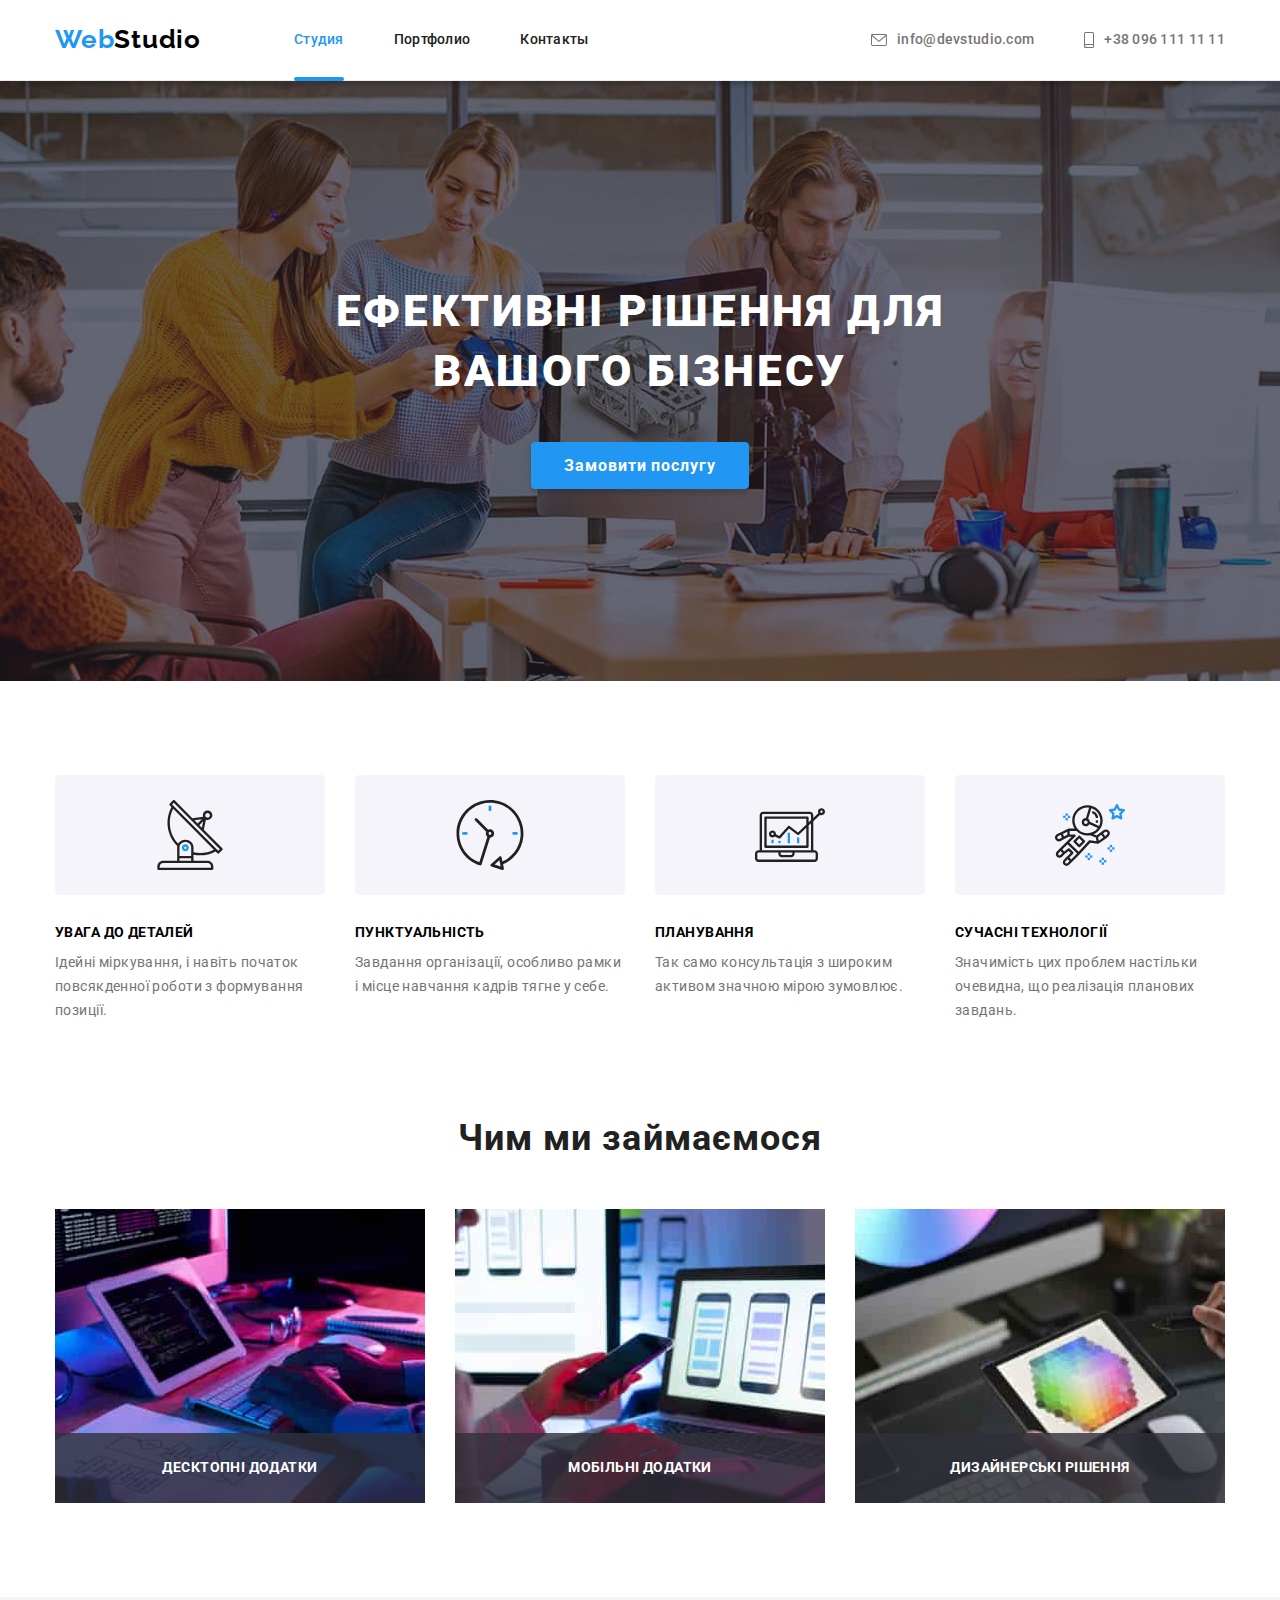
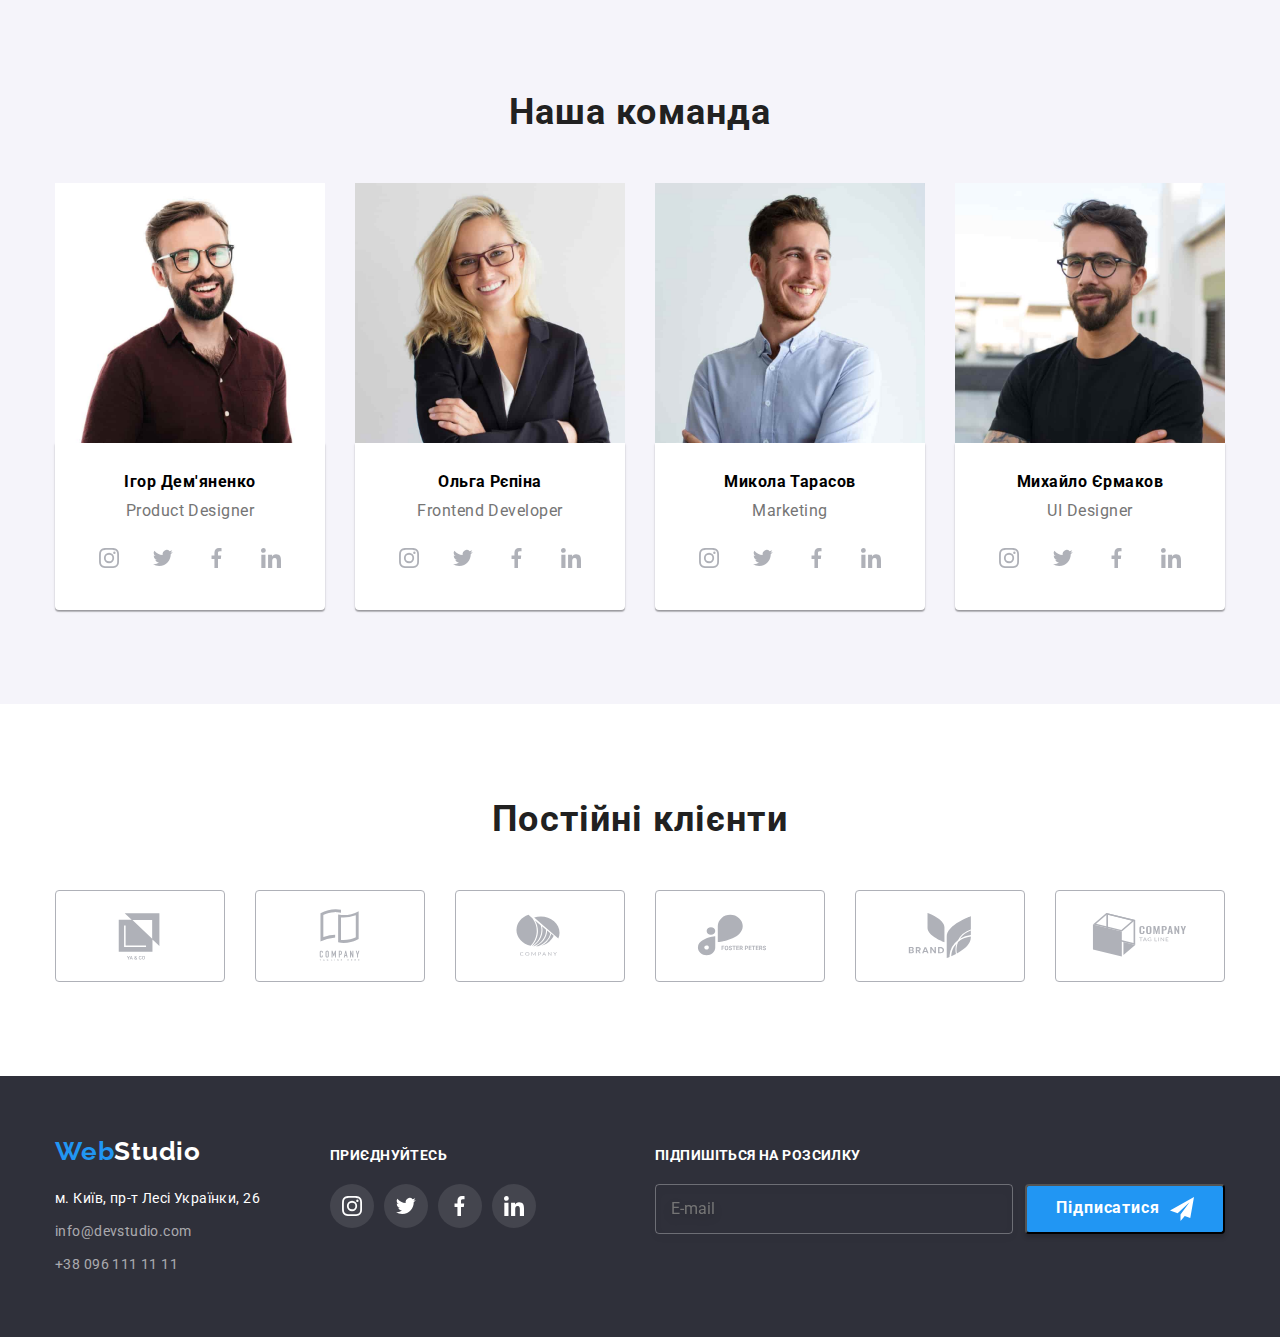
<file: index.html>
<!DOCTYPE html>
<html lang="ru">
  <head>
    <meta charset="UTF-8" />
    <meta http-equiv="X-UA-Compatible" content="IE=edge" />
    <meta name="viewport" content="width=device-width, initial-scale=1.0" />
    <title>Document</title>
    <link
      rel="stylesheet"
      href="https://cdnjs.cloudflare.com/ajax/libs/modern-normalize/1.1.0/modern-normalize.css"
    />
    <link
      href="https://fonts.googleapis.com/css2?family=Raleway:wght@700&family=Roboto:wght@400;500;700;900&display=swap"
      rel="stylesheet"
    />
    <link rel="stylesheet" href="./css/style.css" />
  </head>
  <body>
    <header class="header">
      <div class="conteiner">
        <a class="logo-link" href="./"><span class="logo-color">Web</span>Studio</a>
        <nav class="nav-box">
          <ul class="nav">
            <li class="nav-item"><a class="nav-link current" href="#">Студия</a></li>
            <li class="nav-item"><a class="nav-link" href="./portfolio.html">Портфолио</a></li>
            <li class="nav-item"><a class="nav-link" href="#">Контакты</a></li>
          </ul>
        </nav>
        <ul class="contact">
          <li class="contact-item">
            <a class="contact-link" href="mailto:info@devstudio.com"><svg class="contact-icon"  width="16px" height="12px" >
              <use href="./image/icons.svg#icon-envelope"></use>
            </svg><span>info@devstudio.com</span></a>
          </li>
          <li class="contact-item">
            <a class="contact-link" href="tel:+380961111111"><svg class="contact-icon"  width="10px" height="16px" >
              <use href="./image/icons.svg#icon-smartphone" ></use>
            </svg><span>+38 096 111 11 11</span></a>
          </li>
        </ul>
      </div>
    </header>
    <main>
      <!-- Секция герой -->
      <section class="hero section">
        <div class="conteiner">
          <h1 class="hero-text">Ефективні рішення для вашого бізнесу</h1>
          <button type="button" class="btn-primary-type" data-modal-open >Замовити послугу</button>
        </div>
      </section>
      <!-- Преимущества -->
      <section class="features section">
        <div class="conteiner">
          <h2 class="visually-hidden">Наши преимущества</h2>
          <ul class="features-list">
            <li class="features-item">
              <div class="features-icon-box">
                <svg class="features-icon" width="70px" height="70px">
                  <use href="./image/icons.svg#icon-antenna"></use>
                </svg>
              </div>
              <h3 class="sub-title">УВАГА ДО ДЕТАЛЕЙ</h3>
              <p class="features-text">
                Ідейні міркування, і навіть початок повсякденної роботи з формування позиції.
              </p>
            </li>
            <li class="features-item">
              <div class="features-icon-box">
                <svg class="features-icon" width="70px" height="70px">
                  <use href="./image/icons.svg#icon-clock"></use>
                </svg>
              </div>
              <h3 class="sub-title">ПУНКТУАЛЬНІСТЬ</h3>
              <p class="features-text">
                Завдання організації, особливо рамки і місце навчання кадрів тягне у себе.
              </p>
            </li>
            <li class="features-item">
              <div class="features-icon-box">
                <svg class="features-icon" width="70px" height="70px">
                  <use href="./image/icons.svg#icon-diagram"></use>
                </svg>
              </div>
              <h3 class="sub-title">ПЛАНУВАННЯ</h3>
              <p class="features-text">
                Так само консультація з широким активом значною мірою зумовлює.
              </p>
            </li>
            <li class="features-item">
              <div class="features-icon-box">
                <svg class="features-icon" width="70px" height="70px">
                  <use href="./image/icons.svg#icon-astronaut"></use>
                </svg>
              </div>
              <h3 class="sub-title">СУЧАСНІ ТЕХНОЛОГІЇ</h3>
              <p class="features-text">
                Значимість цих проблем настільки очевидна, що реалізація планових завдань.
              </p>
            </li>
          </ul>
        </div>
      </section>
      <!-- Сфера деятельности -->
      <section class="field-action section">
        <div class="conteiner">
          <h2 class="title">Чим ми займаємося</h2>
          <ul class="field-action-list">
            <li class="field-action-item">
              <img src="./image/what-we-doing1.jpg" alt="Веб-разработка" width="370" />
              <div class="field-add-title">
                <h3 class="field-title">Десктопні додатки</h3>
              </div>
            </li>
            <li class="field-action-item">
              <img
                src="./image/what-we-doing2.jpg"
                alt="Разработка под мобильные платформы"
                width="370"/>
                <div class="field-add-title">
                  <h3 class="field-title">Мобільні додатки</h3>
                </div>
            </li>
            <li class="field-action-item">
              <img src="./image/what-we-doing3.jpg" alt="Разработка дизайна" width="370" />
              <div class="field-add-title">
                <h3 class="field-title">Дизайнерські рішення</h3>
              </div>
            </li>
          </ul>
        </div>
      </section>
      <!-- OurTeam -->
      <section class="team section">
        <div class="conteiner">
          <h2 class="title">Наша команда</h2>
          <ul class="team-list">
            <li>
              <img
                class="addition-option"
                src="./image/team1.jpg"
                alt="Продакт Дизайнер студии"
                width="270"
              />
              <div class="team-card">
                <h3 class="sub-title">Ігор Дем'яненко</h3>
                <p lang="en" class="team-text">Product Designer</p>
                <ul class="team-soc">
                  <li class="team-soc-item"><a href="" class="team-soc-link">
                    <svg class="team-soc-icon" width="20px" height="20px">
                      <use href="./image/icons.svg#icon-instagram"></use>
                    </svg>
                  </a></li>
                  <li class="team-soc-item"><a href="" class="team-soc-link">
                    <svg class="team-soc-icon" width="20px" height="20px">
                      <use href="./image/icons.svg#icon-twitter"></use>
                    </svg>
                  </a></li>
                  <li class="team-soc-item"><a href="" class="team-soc-link">
                    <svg class="team-soc-icon" width="20px" height="20px">
                      <use href="./image/icons.svg#icon-facebook"></use>
                    </svg>
                  </a></li>
                  <li class="team-soc-item"><a href="" class="team-soc-link">
                    <svg class="team-soc-icon" width="20px" height="20px">
                      <use href="./image/icons.svg#icon-linkedin"></use>
                    </svg>
                  </a></li>
                </ul>
              </div>
            </li>
            <li>
              <img
                class="addition-option"
                src="./image/team2.jpg"
                alt="Фронт-энд разработчик студии"
                width="270"
              />
              <div class="team-card">
                <h3 class="sub-title">Ольга Рєпіна</h3>
                <p lang="en" class="team-text">Frontend Developer</p>
                <ul class="team-soc">
                  <li class="team-soc-item"><a href="" class="team-soc-link">
                    <svg class="team-soc-icon" width="20px" height="20px">
                      <use href="./image/icons.svg#icon-instagram"></use>
                    </svg>
                  </a></li>
                  <li class="team-soc-item"><a href="" class="team-soc-link">
                    <svg class="team-soc-icon" width="20px" height="20px">
                      <use href="./image/icons.svg#icon-twitter"></use>
                    </svg>
                  </a></li>
                  <li class="team-soc-item"><a href="" class="team-soc-link">
                    <svg class="team-soc-icon" width="20px" height="20px">
                      <use href="./image/icons.svg#icon-facebook"></use>
                    </svg>
                  </a></li>
                  <li class="team-soc-item"><a href="" class="team-soc-link">
                    <svg class="team-soc-icon" width="20px" height="20px">
                      <use href="./image/icons.svg#icon-linkedin"></use>
                    </svg>
                  </a></li>
                </ul>
              </div>
            </li>
            <li>
              <img
                class="addition-option"
                src="./image/team3.jpg"
                alt="Маркетолог студии"
                width="270"
              />
              <div class="team-card">
                <h3 class="sub-title">Микола Тарасов</h3>
                <p lang="en" class="team-text">Marketing</p>
                <ul class="team-soc">
                  <li class="team-soc-item"><a href="" class="team-soc-link">
                    <svg class="team-soc-icon" width="20px" height="20px">
                      <use href="./image/icons.svg#icon-instagram"></use>
                    </svg>
                  </a></li>
                  <li class="team-soc-item"><a href="" class="team-soc-link">
                    <svg class="team-soc-icon" width="20px" height="20px">
                      <use href="./image/icons.svg#icon-twitter"></use>
                    </svg>
                  </a></li>
                  <li class="team-soc-item"><a href="" class="team-soc-link">
                    <svg class="team-soc-icon" width="20px" height="20px">
                      <use href="./image/icons.svg#icon-facebook"></use>
                    </svg>
                  </a></li>
                  <li class="team-soc-item"><a href="" class="team-soc-link">
                    <svg class="team-soc-icon" width="20px" height="20px">
                      <use href="./image/icons.svg#icon-linkedin"></use>
                    </svg>
                  </a></li>
                </ul>
              </div>
            </li>
            <li>
              <img
                class="addition-option"
                src="./image/team4.jpg"
                alt="UI Дизайнер студии"
                width="270"
              />
              <div class="team-card">
                <h3 class="sub-title">Михайло Єрмаков</h3>
                <p lang="en" class="team-text">UI Designer</p>
                <ul class="team-soc">
                  <li class="team-soc-item"><a href="" class="team-soc-link">
                    <svg class="team-soc-icon" width="20px" height="20px">
                      <use href="./image/icons.svg#icon-instagram"></use>
                    </svg>
                  </a></li>
                  <li class="team-soc-item"><a href="" class="team-soc-link">
                    <svg class="team-soc-icon" width="20px" height="20px">
                      <use href="./image/icons.svg#icon-twitter"></use>
                    </svg>
                  </a></li>
                  <li class="team-soc-item"><a href="" class="team-soc-link">
                    <svg class="team-soc-icon" width="20px" height="20px">
                      <use href="./image/icons.svg#icon-facebook"></use>
                    </svg>
                  </a></li>
                  <li class="team-soc-item"><a href="" class="team-soc-link">
                    <svg class="team-soc-icon" width="20px" height="20px">
                      <use href="./image/icons.svg#icon-linkedin"></use>
                    </svg>
                  </a></li>
                </ul>
              </div>
            </li>
          </ul>
        </div>
      </section>
      <!-- Our main customers -->
      <section class="section">
        <div class="conteiner">
          <h2 class="title">Постійні клієнти</h2>
          <ul class="our-customers-list">
            <li class="our-customers-item"><a href="#" class="our-customers-link">
              <svg class="our-customers-icon" width="106px" height="60px">
                <use href="./image/icons.svg#icon-Logo-1"></use>
              </svg>
            </a></li>
            <li class="our-customers-item"><a href="#" class="our-customers-link">
              <svg class="our-customers-icon" width="106px" height="60px">
                <use href="./image/icons.svg#icon-Logo-2"></use>
              </svg>
            </a></li>
            <li class="our-customers-item"><a href="#" class="our-customers-link">
              <svg class="our-customers-icon" width="106px" height="60px">
                <use href="./image/icons.svg#icon-Logo-3"></use>
              </svg>
            </a></li>
            <li class="our-customers-item"><a href="#" class="our-customers-link">
              <svg class="our-customers-icon" width="106px" height="60px">
                <use href="./image/icons.svg#icon-Logo-4"></use>
              </svg>
            </a></li>
            <li class="our-customers-item"><a href="#" class="our-customers-link">
              <svg class="our-customers-icon" width="106px" height="60px">
                <use href="./image/icons.svg#icon-Logo-5"></use>
              </svg>
            </a></li>
            <li class="our-customers-item"><a href="#" class="our-customers-link">
              <svg class="our-customers-icon" width="106px" height="60px">
                <use href="./image/icons.svg#icon-Logo-6"></use>
              </svg>
            </a></li>
          </ul>
        </div>
      </section>
    </main>
    <footer class="footer section">
      <div class="conteiner footer-conteiner">
        <div class="main-info">
          <a href="./" class="footer-logo"><span class="logo-color">Web</span>Studio</a>
        <address class="address">
          <p class="footer-text">м. Київ, пр-т Лесі Українки, 26</p>
          <ul class="footer-contact-list">
            <li class="footer-contact-item">
              <a class="footer-contact" href="mailto:info@devstudio.com">info@devstudio.com</a>
            </li>
            <li class="footer-contact-item">
              <a class="footer-contact" href="tel:+380961111111">+38 096 111 11 11</a>
            </li>
          </ul>
        </address>
        </div>
        <div class="social-links">
          <p class="footer-add-text">Приєднуйтесь</p>
          <ul class="footer-soc-list">
            <li class="footer-soc-item"><a href="#" class="footer-soc-link"> 
              <svg class="footer-soc-icon" width="20px" height="20px">
              <use href="./image/icons.svg#icon-instagram">
             </use></svg>
          </a></li>
            <li class="footer-soc-item"><a href="#" class="footer-soc-link"><svg class="footer-soc-icon" width="20px" height="20px">
              <use href="./image/icons.svg#icon-twitter"></use>
            </svg></a></li>
            <li class="footer-soc-item"><a href="#" class="footer-soc-link"><svg class="footer-soc-icon" width="20px" height="20px">
              <use href="./image/icons.svg#icon-facebook"></use>
            </svg></a></li>
            <li class="footer-soc-item"><a href="#" class="footer-soc-link"><svg class="footer-soc-icon" width="20px" height="20px">
              <use href="./image/icons.svg#icon-linkedin"></use>
            </svg></a></li>
          </ul>
        </div>
        <div class="footer-input">
        <b class="footer-input-text">Підпишіться на розсилку</b>
        <form class="footer-input-box" >
          <input type="text"  class="footer-input-area" name="email" placeholder="E-mail" >
          <button class="button footer-btn"> 
           Підписатися
           <svg class="footer-input-icon" width="24px" height="24px">
            <use href="./image/icons.svg#icon-1"></use>
           </svg>

          </button>
        </form>
        </div>
    
         
        </div>
     
      </div>
    </footer>

    <div class="backdrop is-hidden" data-modal>
      <div class="modal">
        <button data-modal-close class="btn-close"><svg width="11px" height="11px" class="modal-icon">
          <use href="./image/icons.svg#icon-close-black-18dp-2-1"></use>
        </svg></button>
        <b class="modal-title">Залиште свої дані, ми вам передзвонимо</b>
        <div class="text-field">
            <label for="user-name">Ім'я</label>
            <div class="input-box">
                <input type="text" name="user-name" id="user-name" class="input-text">
               <span class="modal-text-icon"> 
                <svg  width="18px" height="18px">
                <use href="./image/icons.svg#icon-person"></use>
                </svg>
               </span>
           </div>
        </div>
    
        <div class="text-field">
            <label for="user-tel">Телефон</label>
            <div class="input-box">
                <input type="tel" name="user-tel" id="user-tel" class="input-text">
               <span class="modal-text-icon"> 
                <svg  width="18px" height="18px">
                <use href="./image/icons.svg#icon-phone"></use>
                </svg>
               </span>
           </div>
        </div>
    
        <div class="text-field">
            <label for="user-email">Пошта</label>
            <div class="input-box">
                <input type="email" name="user-email" id="user-email" class="input-text">
               <span class="modal-text-icon"> 
                <svg  width="18px" height="18px">
                <use href="./image/icons.svg#icon-email-black-18dp-1"></use>
                </svg>
               </span>
           </div>
        </div>
        
           <div class="text-field comment">
            <label for="comment">Коментар</label>
              <textarea name="comment" id="comment" placeholder="Введіть текст" class="input-area"></textarea >
          </div>

          <div class="policy">
               <input type="checkbox" name="user-policy" id="user-policy" class="checkbox visually-hidden" value="accept">
               <label class="checkbox-text" for="user-policy" name="user-policy">
               <span class="policy-checkbox" >
              <svg class=accept-icon width="11px" height="8px">
               <use href="./image/icons.svg#icon-check"></use>
              </svg>
              </span>
             Погоджуюся з розсилкою та приймаю  <a href="#" class="policy-link"> Умови договору </a> 
            </label>
            
          </div>
          <button class="submit-btn" type="submit">Відправити</button>
        </div>
        </div>
      </div>
    </div>
    <script src="./js/modal.js"></script>
  </body>
</html>
</file>
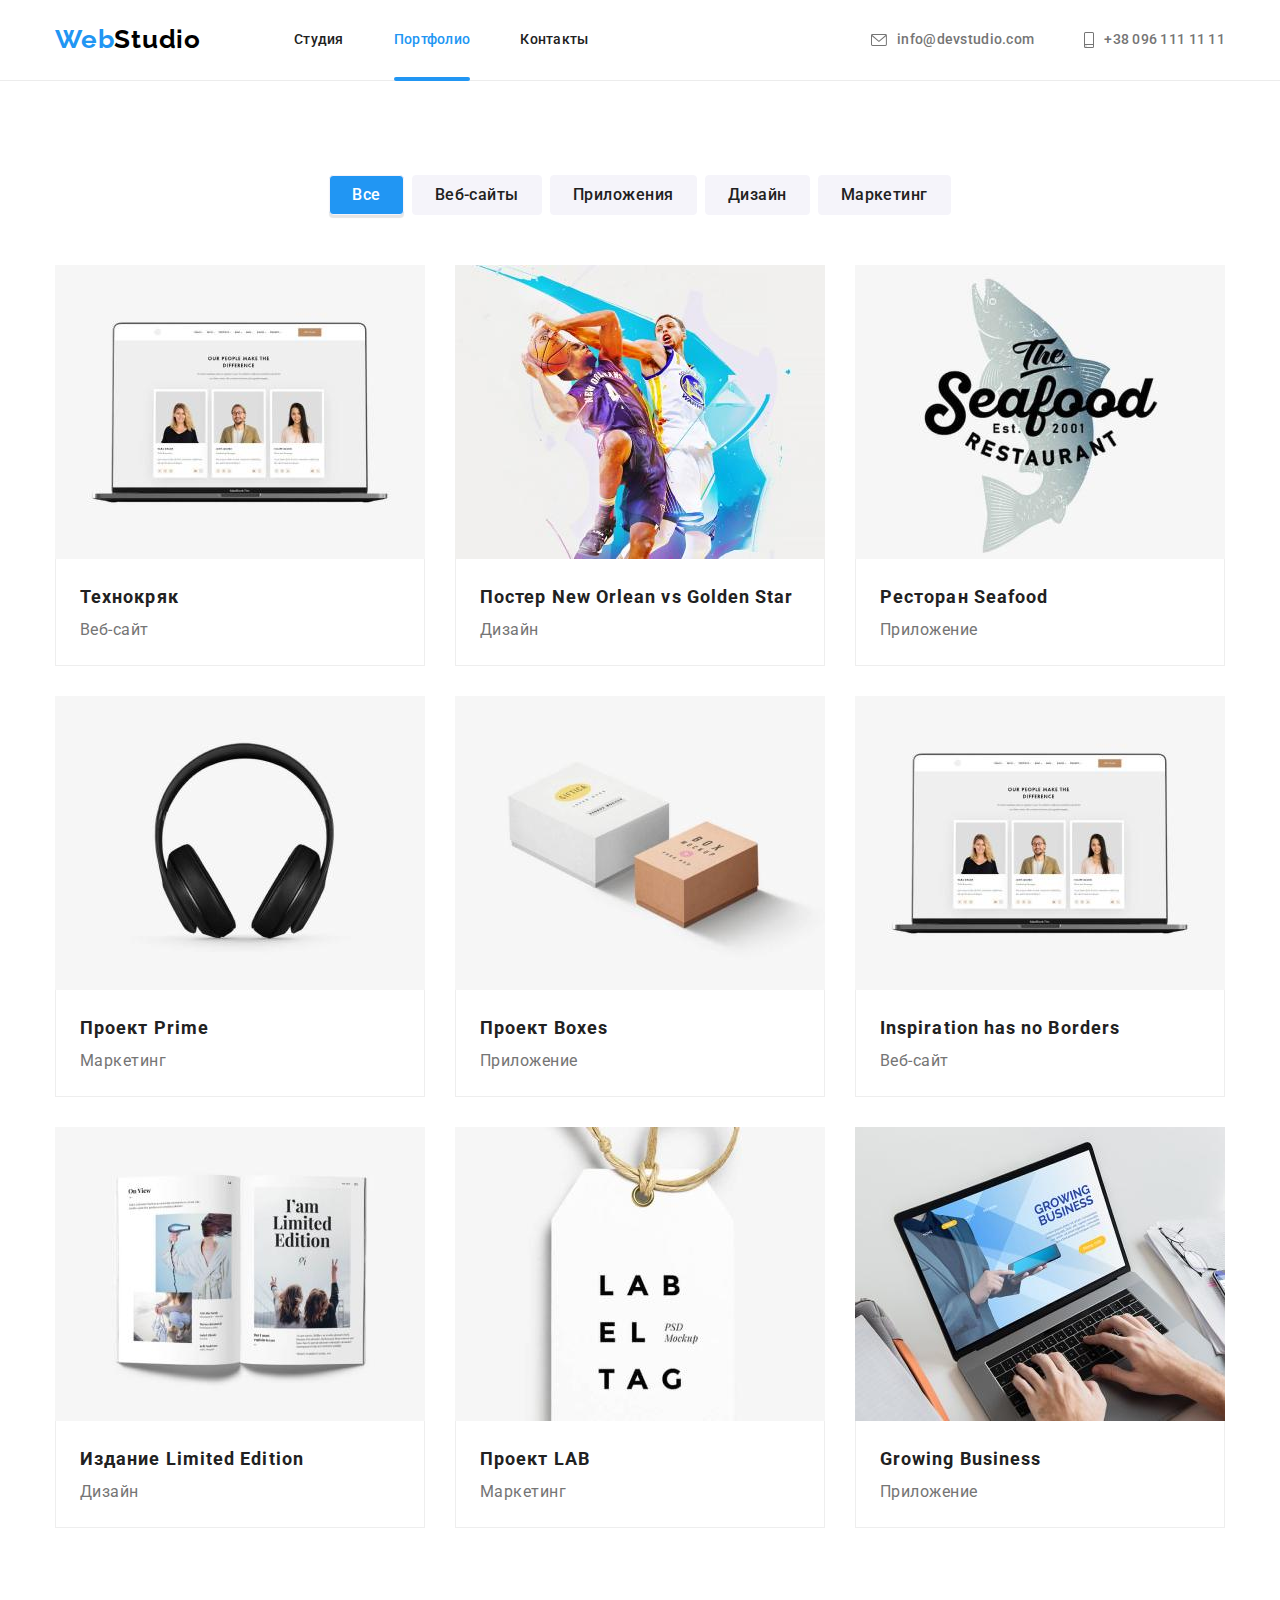
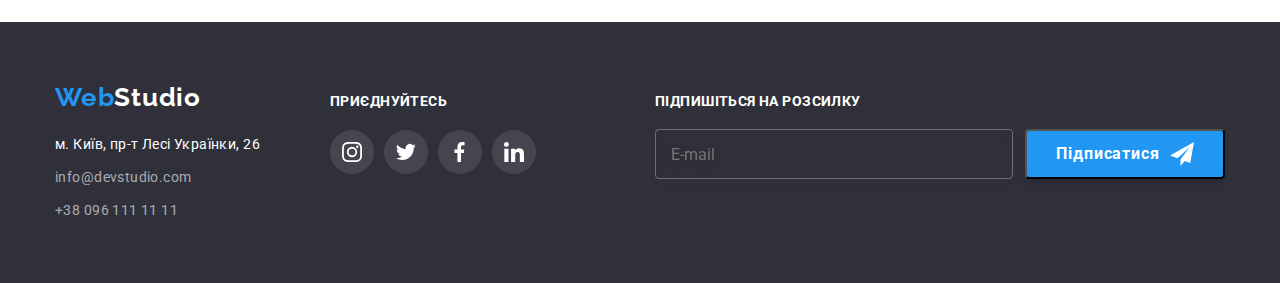
<file: portfolio.html>
<!DOCTYPE html>
<html lang="ru">
  <head>
    <meta charset="UTF-8" />
    <meta http-equiv="X-UA-Compatible" content="IE=edge" />
    <meta name="viewport" content="width=device-width, initial-scale=1.0" />
    <title>Document</title>
    <link
      rel="stylesheet"
      href="https://cdnjs.cloudflare.com/ajax/libs/modern-normalize/1.1.0/modern-normalize.css"
    />
    <link
      href="https://fonts.googleapis.com/css2?family=Raleway:wght@700&family=Roboto:wght@400;500;700;900&display=swap"
      rel="stylesheet"
    />
    <link rel="stylesheet" href="./css/style.css" />
  </head>
  <body>
    <header class="header">
      <div class="conteiner">
        <a class="logo-link" href="./"><span class="logo-color">Web</span>Studio</a>
        <nav class="nav-box">
          <ul class="nav">
            <li class="nav-item"><a class="nav-link" href="./index.html">Студия</a></li>
            <li class="nav-item"><a class="nav-link current" href="./portfolio.html">Портфолио</a></li>
            <li class="nav-item"><a class="nav-link" href="#">Контакты</a></li>
          </ul>
        </nav>
        <ul class="contact">
          <li class="contact-item">
            <a class="contact-link" href="mailto:info@devstudio.com"><svg class="contact-icon"  width="16px" height="12px" >
              <use href="./image/icons.svg#icon-envelope"></use>
            </svg><span>info@devstudio.com</span></a>
          </li>
          <li class="contact-item">
            <a class="contact-link" href="tel:+380961111111"><svg class="contact-icon"  width="10px" height="16px" >
              <use href="./image/icons.svg#icon-smartphone" ></use>
            </svg><span>+38 096 111 11 11</span></a>
          </li>
        </ul>
      </div>
    </header>
    <main>
      <section class="examples section">
        <div class="conteiner">
          <h1 class="visually-hidden">Наши работы</h1>
          <ul class="btn-list">
            <li><button type="button" class="btn-secondary-type current">Все</button></li>
            <li><button type="button" class="btn-secondary-type">Веб-сайты</button></li>
            <li><button type="button" class="btn-secondary-type">Приложения</button></li>
            <li><button type="button" class="btn-secondary-type">Дизайн</button></li>
            <li><button type="button" class="btn-secondary-type">Маркетинг</button></li>
          </ul>
          <ul class="examples-list">
            <li class="example-cards">
              <a class="example-card-link" href="#"> 
                <div class="overlay-box">
                <img src="./image/website-1.jpg" alt="Пример Веб-сайта"  width="370" class="example-image"/>
                <div class="overlay">
                  <p class="examples-overlay-text">Ресурс пропонує комплексні пропозиції з різним рівнем функціоналу та сервісів. Все це дозволить відвідувачу отримати вичерпні відомості про компанію чи приватну особу.</p>
                </div>
              </div>
                <div class="card-bottom">
                  <h2 class="prtfi-sub-title">Технокряк</h2>
                  <p class="examples-text">Веб-сайт</p>
                </div>
              </a>
            </li>
            <li class="example-cards">
              <a class="example-card-link" href="#"> 
                <div class="overlay-box">
                <img src="./image/desing-1.jpg" alt="Пример дизайна" width="370" class="example-image"/>
                <div class="overlay">
                  <p class="examples-overlay-text">Ресурс пропонує комплексні пропозиції з різним рівнем функціоналу та сервісів. Все це дозволить відвідувачу отримати вичерпні відомості про компанію чи приватну особу.</p>
                </div>
              </div> 
                <div class="card-bottom">
                  <h2 class="prtfi-sub-title">
                    Постер <span lang="en">New Orlean vs Golden Star</span>
                  </h2>
                  <p class="examples-text">Дизайн</p>
                </div>
              </a>
            </li>
            <li class="example-cards">
              <a class="example-card-link" href="#"><div class="overlay-box">
                <img src="./image/app-1.jpg" alt="Пример Приложения" width="370" class="example-image"/>
                  <div class="overlay">
                    <p class="examples-overlay-text">Ресурс пропонує комплексні пропозиції з різним рівнем функціоналу та сервісів. Все це дозволить відвідувачу отримати вичерпні відомості про компанію чи приватну особу.</p>
                  </div>
                </div> 
                <div class="card-bottom">
                  <h2 class="prtfi-sub-title">Ресторан <span lang="en">Seafood</span></h2>
                  <p class="examples-text">Приложение</p>
                </div>
              </a>
            </li>
            <li class="example-cards">
              <a class="example-card-link" href="#">
                <div class="overlay-box">
                <img src="./image/marketing-1.jpg" alt="Пример Маркетинга" width="370" class="example-image"/>
                  <div class="overlay">
                  <p class="examples-overlay-text">Ресурс пропонує комплексні пропозиції з різним рівнем функціоналу та сервісів. Все це дозволить відвідувачу отримати вичерпні відомості про компанію чи приватну особу.</p>
                </div>
              </div> 
                <div class="card-bottom">
                  <h2 class="prtfi-sub-title">Проект <span lang="en">Prime</span></h2>
                  <p class="examples-text">Маркетинг</p>
                </div>
              </a>
            </li>
            <li class="example-cards">
              <a class="example-card-link" href="#">
                <div class="overlay-box">
                <img src="./image/app-2.jpg" alt="Пример Приложения" width="370" class="example-image"/>
                  <div class="overlay">
                  <p class="examples-overlay-text">Ресурс пропонує комплексні пропозиції з різним рівнем функціоналу та сервісів. Все це дозволить відвідувачу отримати вичерпні відомості про компанію чи приватну особу.</p>
                </div>
              </div> 
                <div class="card-bottom">
                  <h2 class="prtfi-sub-title">Проект <span lang="en">Boxes</span></h2>
                  <p class="examples-text">Приложение</p>
                </div>
              </a>
            </li>
            <li class="example-cards">
              <a class="example-card-link" href="#">
                <div class="overlay-box">
                <img src="./image/website-1.jpg" alt="Пример Веб-сайта" width="370" class="example-image"/>
                <div class="overlay">
                  <p class="examples-overlay-text">Ресурс пропонує комплексні пропозиції з різним рівнем функціоналу та сервісів. Все це дозволить відвідувачу отримати вичерпні відомості про компанію чи приватну особу.</p>
                </div>
              </div> 
                <div class="card-bottom">
                  <h2 class="prtfi-sub-title" lang="en">Inspiration has no Borders</h2>
                  <p class="examples-text">Веб-сайт</p>
                </div>
              </a>
            </li>
            <li class="example-cards">
              <a class="example-card-link" href="#">
                <div class="overlay-box">
                <img src="./image/desing-2.jpg" alt="Пример дизайна" width="370" class="example-image"/>
                <div class="overlay">
                  <p class="examples-overlay-text">Ресурс пропонує комплексні пропозиції з різним рівнем функціоналу та сервісів. Все це дозволить відвідувачу отримати вичерпні відомості про компанію чи приватну особу.</p>
                </div>
              </div> 
                <div class="card-bottom">
                  <h2 class="prtfi-sub-title">Издание <span lang="en">Limited Edition</span></h2>
                  <p class="examples-text">Дизайн</p>
                </div>
              </a>
            </li>
            <li class="example-cards">
              <a class="example-card-link" href="#">
                <div class="overlay-box">
                <img src="./image/marketing-2.jpg" alt="Пример Маркетинга" width="370" class="example-image"/>
                  <div class="overlay">
                  <p class="examples-overlay-text">Ресурс пропонує комплексні пропозиції з різним рівнем функціоналу та сервісів. Все це дозволить відвідувачу отримати вичерпні відомості про компанію чи приватну особу.</p>
                </div>
              </div> 
                <div class="card-bottom">
                  <h2 class="prtfi-sub-title">Проект <span lang="en">LAB</span></h2>
                  <p class="examples-text">Маркетинг</p>
                </div>
              </a>
            </li>
            <li class="example-cards">
              <a class="example-card-link" href="#">
                <div class="overlay-box">
                <img src="./image/app-3.jpg" alt="Пример Приложения" width="370" class="example-image"/>
                  <div class="overlay">
                  <p class="examples-overlay-text">Ресурс пропонує комплексні пропозиції з різним рівнем функціоналу та сервісів. Все це дозволить відвідувачу отримати вичерпні відомості про компанію чи приватну особу.</p>
                </div>
              </div> 
                <div class="card-bottom">
                  <h2 class="prtfi-sub-title" lang="en">Growing Business</h2>
                  <p class="examples-text">Приложение</p>
                </div>
              </a>
            </li>
          </ul>
        </div>
      </section>
    </main>
    <footer class="footer section">
      <div class="conteiner footer-conteiner">
        <div class="main-info">
          <a href="./" class="footer-logo"><span class="logo-color">Web</span>Studio</a>
        <address class="address">
          <p class="footer-text">м. Київ, пр-т Лесі Українки, 26</p>
          <ul class="footer-contact-list">
            <li class="footer-contact-item">
              <a class="footer-contact" href="mailto:info@devstudio.com">info@devstudio.com</a>
            </li>
            <li class="footer-contact-item">
              <a class="footer-contact" href="tel:+380961111111">+38 096 111 11 11</a>
            </li>
          </ul>
        </address>
        </div>
        <div class="social-links">
          <p class="footer-add-text">Приєднуйтесь</p>
          <ul class="footer-soc-list">
            <li class="footer-soc-item"><a href="#" class="footer-soc-link"> 
              <svg class="footer-soc-icon" width="20px" height="20px">
              <use href="./image/icons.svg#icon-instagram">
             </use></svg>
          </a></li>
            <li class="footer-soc-item"><a href="#" class="footer-soc-link"><svg class="footer-soc-icon" width="20px" height="20px">
              <use href="./image/icons.svg#icon-twitter"></use>
            </svg></a></li>
            <li class="footer-soc-item"><a href="#" class="footer-soc-link"><svg class="footer-soc-icon" width="20px" height="20px">
              <use href="./image/icons.svg#icon-facebook"></use>
            </svg></a></li>
            <li class="footer-soc-item"><a href="#" class="footer-soc-link"><svg class="footer-soc-icon" width="20px" height="20px">
              <use href="./image/icons.svg#icon-linkedin"></use>
            </svg></a></li>
          </ul>
        </div>
        <div class="footer-input">
        <b class="footer-input-text">Підпишіться на розсилку</b>
        <div class="footer-input-box">
          <input type="text"  class="footer-input-area" name="email" placeholder="E-mail" >
          <button class="button footer-btn"> 
           Підписатися
           <svg class="footer-input-icon" width="24px" height="24px">
            <use href="./image/icons.svg#icon-1"></use>
           </svg>

          </button>
        </div>
        </div>
    
         
        </div>
     
      </div>
    </footer>
  </body>
</html>
</file>
<file: css/style.css>
/* Палитра макета*/
/* main-title-color: #212121 */
/* main-text-color: #757575 */
/* accent-color: #2196F3 */
:root {
  --main-text-color: #757575;
  --main-title-color: #212121;
  --accent-color: #2196f3;
  --primary-background-color: #ffffff;
  --secondary-backgroung-color: #f5f4fa;
  --contact-color: rgba(255, 255, 255, 0.6);
  --footer-background-color: #2f303a;
  --secondary-logo-color: #000000;
  --main-light-color: #ffffff;
  --additional-title-color: rgba(47, 48, 58, 0.8);
  --overlay-color: rgba(33, 150, 243, 0.9);
  --footer-soc-link: rgba(255, 255, 255, 0.1);
  --footer-soc-icon: #AFB1B8;
  --backdrop: rgba(0, 0, 0, 0.2);
  --border-color: rgba(0, 0, 0, 0.1);
  --dark-color: #000000;
  --border-second: rgba(33, 33, 33, 0.2);
  --border-third: rgba(255, 255, 255, 0.3);
}
body {
  background-color: var(--primary-background-color);
  font-family: roboto, sans-serif;
  box-sizing: border-box;
  margin: 0;
}
/* утилита */
h1,
h2,
h3,
h4,
h5,
h6,
p {
  margin: 0;
  padding: 0;
}
ul {
  margin: 0;
  padding: 0;
}
a {
  text-decoration: none;
}
img{
  display: block;
  width: 100%;
  height: auto;
}
/* Маркировка списков */
.nav,
.contact,
.features-list,
.field-action-list,
.team-list,
.footer-contact-list,
.btn-list,
.examples-list,
.team-soc,
.our-customers-list,
.footer-soc-list
 {
  list-style-type: none;
}
/*  General */
.section {
  padding-top: 94px;
  padding-bottom: 94px;
}
.conteiner {
  box-sizing: border-box;
  width: 1200px;
  padding: 0 15px;
  margin-left: auto;
  margin-right: auto;
}
/* Header */
.header {
  background-color: var(--primary-background-color);
  border-bottom: 1px solid #ececec;
}

.header .conteiner {
  display: flex;
  align-items: center;
}
.logo-color {
  color: var(--accent-color);
}
.header .logo-link,
.header .nav-link,
.header .contact-link {
  text-decoration:none;
  
}
.header .logo-link {
  
  padding-top: 24px;
  padding-bottom: 25px;
  color: var(--secondary-logo-color);
  font-family: Raleway, roboto;
  font-weight: 700;
  font-size: 26px;
  line-height: 1, 19;
  letter-spacing: 0.03em;
}
.nav {
  display: flex;
  column-gap: 50px;
}
.contact {
  display: flex;
  margin-left: auto;
  column-gap: 50px;
  
}

.nav-item{
  display: block;

}
.contact-item{
  display: flex;
  align-items: center;
  justify-content: center;
}
.header .nav-link {
  display: block;
  position: relative;
  color: var(--main-title-color);
  font-weight: 500;
  font-size: 14px;
  line-height: 1.14;
  letter-spacing: 0.02em;
  padding-top: 32px;
  padding-bottom: 32px;

  transition: color 250ms cubic-bezier(0.4, 0, 0.2, 1) ;
  
  
}

.header .contact-link {
  display: flex;
  align-items: center;
  justify-content: center;
  column-gap: 10px;;
  padding-top: 32px;
  padding-bottom: 32px;
  color: var(--main-text-color);
  font-weight: 500;
  font-size: 14px;
  line-height: 1.14;
  letter-spacing: 0.02em;

  transition: color 250ms cubic-bezier(0.4, 0, 0.2, 1) ;
}
.nav-link:hover,
.nav-link:focus,
.contact-link:hover,
.contact-link:focus {
  color: var(--accent-color);
}
.nav-link.current {
  color: var(--accent-color);
  
}
.nav-link.current::after {
  content: ' ';
  position: absolute;
  bottom: -1px;
  left: 0;
  display: block;
  width: 100%;
  height: 4px;
  background-color: var(--accent-color);
  border-radius: 2px;
  padding: 0 2px;
}


.nav-box {
  margin-left: 93px;
}

.contact-icon{
 fill: var(--main-text-color);
 transition: fill 250ms cubic-bezier(0.4, 0, 0.2, 1) ;
}
.contact-icon:hover {
  fill: var(--accent-color);
}
.contact-link:hover .contact-icon,
.contact-link:focus .contact-icon{
  fill: var(--accent-color);
}
/* Hero section */
.hero {
  max-width: 1600px;
  height: 600px;
  background-color: #2f303a;
  background-image: linear-gradient(to right, rgba(47, 48, 58, 0.4), rgba(47, 48, 58, 0.4)),
  url('../image/hero-bg.jpg'); 
  background-repeat: no-repeat;
  background-position: center;
  margin-left:auto;
  margin-right: auto;

}
.hero .conteiner {
  display: flex;
  flex-direction: column;
  align-items: center;
}
.hero-text {
  max-width: 696px;
  margin-bottom: 40px;
  margin-left: auto;
  margin-right: auto;
  color: var(--main-light-color);
  font-weight: 900;
  font-size: 44px;
  line-height: 1.37;
  text-align: center;
  letter-spacing: 0.06em;
  text-transform: uppercase;
}

.hero.section {
  padding-top: 200px;
  padding-bottom: 200px;
}
.features-list {
  display: flex;
  column-gap: 30px;
}

.features-icon-box{
  width: 270px;
  height: 120px;
  display: flex;
  align-items: center;
  justify-content: center;
  background-color: var(--secondary-backgroung-color);
  border: 1px solid var(--secondary-backgroung-color);
  border-radius: 4px;
  margin-bottom: 30px;
}
.features,
.field-action {
  background-color: var(--primary-background-color);
}
.title {
  color: var(--main-title-color);
}
.features-item {
  width: 270px;
}
.features .sub-title {
  margin-bottom: 10px;
  font-weight: 700;
  font-size: 14px;
  line-height: 1.14;
  letter-spacing: 0.03em;
  text-transform: uppercase;
}
.features-text {
  color: var(--main-text-color);
  font-size: 14px;
  line-height: 1.71;
  letter-spacing: 0.03em;
}
.field-action-list {
  display: flex;
  column-gap: 30px;
}
.field-action .title {
  margin-bottom: 50px;
}
.field-action-item {
  position: relative;
  width: calc((100%-60px) / 3);
  display: block;
  max-width: 100%;
  height: auto;
}
.field-add-title{
  position: absolute;
  display: flex;
  justify-content: center;
  align-items: center;
  left: 0;
  bottom: 0;
  width: 100%;
  height: 70px;
  background-color: var(--additional-title-color);
  

}
.field-action.section {
  padding-top: 0;
}
.field-title{
  
  font-weight: 700;
  font-size: 14px;
  line-height: 1.14;
  text-align: center;
  letter-spacing: 0.03em;
  text-transform: uppercase;
  color: var(--main-light-color);
}
.title {
  margin-bottom: 50px;
  font-weight: 700;
  font-size: 36px;
  line-height: 1.17;
  text-align: center;
  letter-spacing: 0.03em;
}
.team-card {
  flex-basis: calc((100%-90px) / 4);
  background-color: var(--main-light-color);
  box-shadow: 0px 1px 3px rgba(0, 0, 0, 0.12), 0px 1px 1px rgba(0, 0, 0, 0.14), 0px 2px 1px rgba(0, 0, 0, 0.2);
border-radius: 0px 0px 4px 4px;
padding-top:30px ;
padding-bottom: 30px;
}
.team {
  background-color: var(--secondary-backgroung-color);
}
.team .sub-title {
  margin-bottom: 10px;
  font-weight: 700;
  font-size: 16px;
  line-height: 1.14;
  letter-spacing: 0.03em;
  text-transform:none;
  text-align: center;
}
.team-list {
  display: flex;
  column-gap: 30px;
}
.addition-option{
  display: block;
  width: 100%;
  height: auto;
}
.team-text {
  font-size: 16px;
  text-align: center;
  margin-bottom: 16px;
  color: var(--main-text-color);
  line-height: 1.19;
  letter-spacing: 0.03em;
}
.team-soc{
  display: flex;
  justify-content:center;
  column-gap: 10px;

}
.team-soc-link{
  width: 44px;
  height: 44px;
  border-radius: 50%;
  color: var(--main-light-color);
  display: flex;
  align-items: center;
  justify-content: center;
  border: none;
  
  transition: background-color 250ms cubic-bezier(0.4, 0, 0.2, 1) ;
;
}
.team-soc-icon{
  fill:var(--footer-soc-icon);

  transition: fill 250ms cubic-bezier(0.4, 0, 0.2, 1) ;

}
.team-soc-link:hover,
.team-soc-link:focus{
  background-color: var(--accent-color);
}

.team-soc-link:hover .team-soc-icon,
.team-soc-link:focus .team-soc-icon {
fill: var(--main-light-color);
}
/* Customers */
.our-customers-list{
  display: flex;
  justify-content:center;
  column-gap: 30px;
}
.our-customers-link{
  width: 170px;
  height: 92px;
  border-radius: 4px;
  border: 1px solid var(--footer-soc-icon);
  background-color: var(--main-light-color);
  display: flex;
  align-items: center;
  justify-content: center;
  transition: border-color 250ms cubic-bezier(0.4, 0, 0.2, 1) ;
}
.our-customers-icon{
  fill: var(--footer-soc-icon);
  transition: fill 250ms cubic-bezier(0.4, 0, 0.2, 1) ;
}
.our-customers-link:hover,
.our-customers-link:focus {
  border-color: var(--accent-color);
}
.our-customers-link:hover .our-customers-icon,
.our-customers-link:focus .our-customers-icon {
  fill: var(--accent-color);
}
/* footer */
.footer {
  color: var(--main-light-color);
  background-color: var(--footer-background-color);
}
.footer.section {
  padding-top: 60px;
  padding-bottom: 60px;
}
.footer .footer-logo,
.footer .footer-contact {
  text-decoration: none;
  text-decoration-color: none;
}

.footer .footer-logo {
  display: block;
  margin-bottom: 20px;
  color: var(--main-light-color);
  font-family: 'Raleway';
  font-weight: 700;
  font-size: 26px;
  line-height: 1.19;
  letter-spacing: 0.03em;
}
.footer-text {
  display: block;
  margin-bottom: 9px;
  color: var(--main-light-color);
  font-size: 14px;
  line-height: 1.71;
  letter-spacing: 0.03em;

}
.footer-add-text{
  margin-bottom: 20px;
  font-size: 14px;
  font-weight: 700;
line-height: 1.14;
letter-spacing: 0.03em;
color: var(--main-light-color);
text-transform: uppercase;
}
.social-links{
margin-left: 70px;
}
  
.footer-contact {
  color: var(--contact-color);
  font-size: 14px;
  line-height: 1.71;
  letter-spacing: 0.03em;

  transition: color 250ms cubic-bezier(0.4, 0, 0.2, 1) ;
}
.footer-contact-item {
  display: block;
  margin-bottom: 9px;
}
.footer-contact-item:last-child {
  margin-bottom: 0;
}

.footer-contact:hover,
.footer-contact:focus {
  color: var(--accent-color);
}
.footer-soc-link{
  width: 44px;
  height: 44px;
  border-radius: 50%;
  background-color: var(--footer-soc-link);
  display: flex;
  align-items: center;
  justify-content: center;
  border: none;
  
  transition: background-color 250ms cubic-bezier(0.4, 0, 0.2, 1) ;
}
.footer-soc-list{
  display: flex;
  justify-content: center;
  column-gap: 10px;
}
.footer-soc-icon{
  fill:var(--main-light-color);

  transition: fill 250ms cubic-bezier(0.4, 0, 0.2, 1) ;

}
.footer-soc-link:hover,
.footer-soc-link:focus{
  background-color: var(--accent-color);
}

.footer-soc-link:hover .footer-soc-icon,
.footer-soc-link:focus .footer-soc-icon {
fill: var(--main-light-color);
}
.footer-conteiner{
  display: flex;
  align-items: baseline
}
/* Портфолио btn */
.btn-list {
  display: flex;
  align-items: center;
  justify-content: center;
  gap: 8px;
  margin-bottom: 50px;
}
.examples {
  background-color: var(--primary-background-color);
}
.examples-list {
  display: flex;
  flex-wrap: wrap;
  gap: 30px;
}
.example-cards {
  flex-basis: calc((100% - 60px) / 3);
  background-color: var(--main-light-color);
  position: relative;

  transition: box-shodow 250ms cubic-bezier(0.4, 0, 0.2, 1) ;
  
  
}
.example-cards:hover{
box-shadow: 0px 2px 1px 0px rgba(0, 0, 0, 0.2);
box-shadow: 0px 1px 1px 0px rgba(0, 0, 0, 0.14);
box-shadow: 0px 1px 3px 0px rgba(0, 0, 0, 0.12);

}
.examples-text {
  color: var(--main-text-color);
  font-size: 16px;
  line-height: 1.875;
  letter-spacing: 0.03em;
}
.example-card-link{
  display: block;
  transition: box-shodow 250ms cubic-bezier(0.4, 0, 0.2, 1) ;
}
.btn-primary-type {
  min-width: 216px;
  padding: 10px 32px;
  background-color: var(--accent-color);
  color: var(--main-light-color);
  font-family: 'Roboto';
  font-weight: 700;
  font-size: 16px;
  line-height: 1.6;
  align-items: center;
  text-align: center;
  letter-spacing: 0.06em;
  cursor: pointer;
  border: 1px solid transparent;
  border-radius: 4px;
  box-shadow: 0px 4px 4px rgba(0, 0, 0, 0.15);
}
.btn-secondary-type {
  padding: 6px 22px;
  background-color: var(--secondary-backgroung-color);
  color: var(--main-title-color);
  font-family: 'Roboto';
  font-weight: 500;
  font-size: 16px;
  line-height: 1.625;
  text-align: center;
  letter-spacing: 0.03em;
  cursor: pointer;
  border: 1px solid var(--secondary-backgroung-color);
  border-radius: 4px;

  
  transition: color 250ms cubic-bezier(0.4, 0, 0.2, 1), background-color 250ms cubic-bezier(0.4, 0, 0.2, 1), box-shodow 250ms cubic-bezier(0.4, 0, 0.2, 1) ;
}
.btn-secondary-type:hover,
.btn-secondary-type:focus {
  background-color: var(--accent-color);
  color: var(--main-light-color);
  box-shadow: 0px 2px 2px 0px rgba(0, 0, 0, 0.12);
box-shadow: 0px 1px 2px 0px rgba(0, 0, 0, 0.08);
box-shadow: 0px 3px 1px 0px rgba(0, 0, 0, 0.1);
transform: color(var(--accent-color)) ;

}
.btn-secondary-type.current {
  background-color: var(--accent-color);
  color: var(--main-light-color);
  box-shadow: 0px 2px 2px 0px rgba(0, 0, 0, 0.12);
box-shadow: 0px 1px 2px 0px rgba(0, 0, 0, 0.08);
box-shadow: 0px 3px 1px 0px rgba(0, 0, 0, 0.1);

}

.visually-hidden {
  position: absolute;
  white-space: nowrap;
  width: 1px;
  height: 1px;
  overflow: hidden;
  border: 0;
  padding: 0;
  clip: rect(0 0 0 0);
  clip-path: inset(50%);
  margin: -1px;
}
/* Address */
.address {
  font-style: normal;
}
.prtfi-sub-title {
  color: var(--main-title-color);
  font-weight: 700;
  font-size: 18px;
  line-height: 2;
  letter-spacing: 0.06em;
}
.card-bottom {
  padding: 20px 24px;
  border-left: 1px solid #eeeeee;
  border-right: 1px solid #eeeeee;
  border-bottom: 1px solid #eeeeee;
  
}



.overlay-box{
  position: relative;
  width: 100%;
  height: 100%;
  overflow: hidden;
}
.overlay{
 position: absolute;

  display: block;
  width: 100%;
  height: 100%;
  top: 0;

  background-color: var(--overlay-color) ;
  color: var(--main-light-color);
  transform: translateY(101%);
  transition: transform 250ms cubic-bezier(0.4, 0, 0.2, 1) ;
  
}
.example-cards:hover .overlay,
.example-cards:focus .overlay{
  transform: translateY(0);
}

.example-card-link:focus .overlay{
  transform: translateY(0);
}

.example-card-link:focus,
.example-card-link:hover {
  box-shadow: 0px 1px 1px rgba(0, 0, 0, 0.12), 0px 4px 4px rgba(0, 0, 0, 0.06), 1px 4px 6px rgba(0, 0, 0, 0.16)
}
.examples-overlay-text{
font-size: 18px;
line-height: 1.58;
letter-spacing:0.03em;
color:var(--main-light-color);
padding: 63px 24px;
}
.backdrop{
  position: fixed;
  top: 0;
  left: 0;
  width: 100%;
  height: 100%;
  background-color: var(--backdrop);
  opacity: 1;
  transition: opacity 250ms cubic-bezier(0.4, 0, 0.2, 1) ; 
  
}
.backdrop.is-hidden{
  opacity: 0;
  pointer-events: none;
}

.backdrop.is-hidden .modal{
  transform: translate(-50%, -50%) scale(0.9);
}
.modal{
  position: absolute;
  top: 50%;
  left: 50%;
  

  
  width: 528px;
  height: 581px;
  padding: 40px;

  background-color: var(--primary-background-color);
  box-shadow: 0px 1px 3px rgba(0, 0, 0, 0.12), 0px 1px 1px rgba(0, 0, 0, 0.14), 0px 2px 1px rgba(0, 0, 0, 0.2);
  border-radius: 4px;
  scale: 1.0;

  transform: translate(-50%, -50%) scale(1);
  transition: transform 250ms cubic-bezier(0.4, 0, 0.2, 1) ;
  
}
.modal-icon{ 
  position: absolute;
  top: 0;
  right: 0;
  width: 30px;
  height: 30px;


  background-color: var(--primary-background-color);
  border-radius: 50%;
  border: 1px solid var(--border-color);
  fill: var(-dark-color);


  transition: fill 250ms cubic-bezier(0.4, 0, 0.2, 1) ;
}
.btn-close {
  position: absolute;
  top: 0;
  right: 0;

  width: auto;
  height: auto;
  margin: 8px;
  background-color: var(--primary-background-color);
  border: none;

  transition: background-color 250ms cubic-bezier(0.4, 0, 0.2, 1); 
outline: none;
}
.btn-close:hover .modal-icon,
.btn-close:focus .modal-icon{
  background-color: var(--accent-color);
  fill: var(--main-light-color);
}

.input-field{ 
  width: 100%;
}


.modal-title{
display: block;
margin-bottom: 12px;
font-weight: 700;
font-size: 20px;
line-height: 1.15;
text-align: center;
letter-spacing: 0.03em;

color: var(--main-title-color);
}
.input-box {
  position: relative;
  
  

}
.input-text{
  width: 100%;
  height: 40px;
  padding-left: 42px;
  padding-top: 12px;
  padding-bottom: 12px;
  padding-right: auto;

  border: 1px solid var(--border-second);
border-radius: 4px;
outline: none;
transition: border-color 250ms cubic-bezier(0.4, 0, 0.2, 1);;

}
.modal-text-icon{
position: absolute;
top: 50%;
left: 12px;
transform: translateY(-50%);
fill: var(--seconday-logo-color);

transition: fill 250ms cubic-bezier(0.4, 0, 0.2, 1);
}
.text-field{
  margin-bottom: 10px;
}
.text-field.comment{
  margin-bottom: 20px;
}
.input-area{
  resize: none;
  width: 100%;
  height: 120px;
padding: 12px;


  font-weight: 400;
font-size: 12px;
line-height: 1.16;
letter-spacing: 0.01em;
color: var(--main-text-color);

border: 1px solid var(--border-second);
border-radius: 4px;
outline: none;
}
.input-area:focus,
.input-area:hover {
  border-color: var(--accent-color);
}
.text-field label{
  display: block;
  font-weight: 400;
font-size: 12px;
line-height: 1.16;
letter-spacing: 0.01em;
color: var(--main-text-color);
margin-bottom: 4px;
}
.input-text:focus,
.input-text:hover {
  border-color: var(--accent-color);

}
.input-text:focus + .modal-text-icon,
.input-text:hover + .modal-text-icon{
  fill: var(--accent-color);
}

.policy{
  display: flex;
  flex-wrap: wrap; 
  margin-bottom: 30px;
  justify-content: center;
  align-items: center;
}
.checkbox-text{
font-size: 14px;
line-height: 1.71;
letter-spacing: 0.03em;
display: flex;
align-items: center;


}
.policy-checkbox{
  width: 16px;
  height: 15px ;
  border: 2px solid var(--main-title-color);
  border-radius: 3px;
  margin-right: 7px;
  display: flex;
  align-items: center;
  justify-content: center;
  transition: background-color 250ms cubic-bezier(0.4, 0, 0.2, 1);
}
.accept-icon {
  fill: transparent;
  
}


.checkbox:checked + .checkbox-text span,
.checkbox:focus + .checkbox-text span{
  border: none;
  background-color: var(--accent-color);
  
}
.checkbox:checked + .checkbox-text .accept-icon,
.checkbox:focus + .checkbox-text .accept-icon{
  fill: var(--main-light-color);

}

.policy-link{
  font-size: 14px;
  line-height: 1.71;
  letter-spacing: 0.03em;
  color: var(--accent-color);
  padding-left: 2px ;
  border-bottom: 2px solid currentColor;
  
  line-height: 0.85;
}

.submit-btn{
  position: absolute;
  top: 85%;
  left: 50%;
  transform: translateX(-50%);
  padding: 10px;
  width: 200px;
  height: 50px;
  font-family: Roboto;
  font-weight: 700;
font-size: 16px;
line-height: 1.8;
letter-spacing: 0.06em;

display: flex;
align-items: center;
text-align: center;
justify-content: center;


border: none;
color: #FFFFFF;
background-color: var(--accent-color);
box-shadow: 0px 4px 4px rgba(0, 0, 0, 0.15);
border-radius: 4px;
}
/* Футер інпут */

.footer-input{
  width: 570px;
  margin-left: auto;
  
}
.footer-input-text{
  display: block;
  margin-bottom: 20px;
font-weight: 700;
font-size: 14px;
line-height: 1.16;
letter-spacing: 0.03em;
text-transform: uppercase;

color: var(--main-light-color);
}
.footer-input-box{
  display: flex;

}

.footer-input-area{
  width: 358px;
  height: 50px;
  padding: 15px;
  
  background-color: transparent;
  border: 1px solid var(--border-third);
filter: drop-shadow(0px 4px 4px rgba(0, 0, 0, 0.15));
border-radius: 4px;
transition: border-color 250ms cubic-bezier(0.4, 0, 0.2, 1);
outline: none;
color: var(--main-light-color);
}

 
.footer-input-area:focus{
  border-color: var(--accent-color);
}


.footer-btn{
  display: flex;
  align-items: center;
  justify-content: center;
  width: 200px;
  height: 50px;
  margin-left: 12px;
  background-color: var(--accent-color);
  box-shadow: 0px 4px 4px rgba(0, 0, 0, 0.15);
border-radius: 4px;

color: var(--main-light-color);
font-family: Roboto;
font-weight: 700;
font-size: 16px;
line-height: 1.8;
letter-spacing: 0.06em;


}
.footer-input-icon{
  margin-left: 10px;
  fill: var(--main-light-color);
}
</file>
